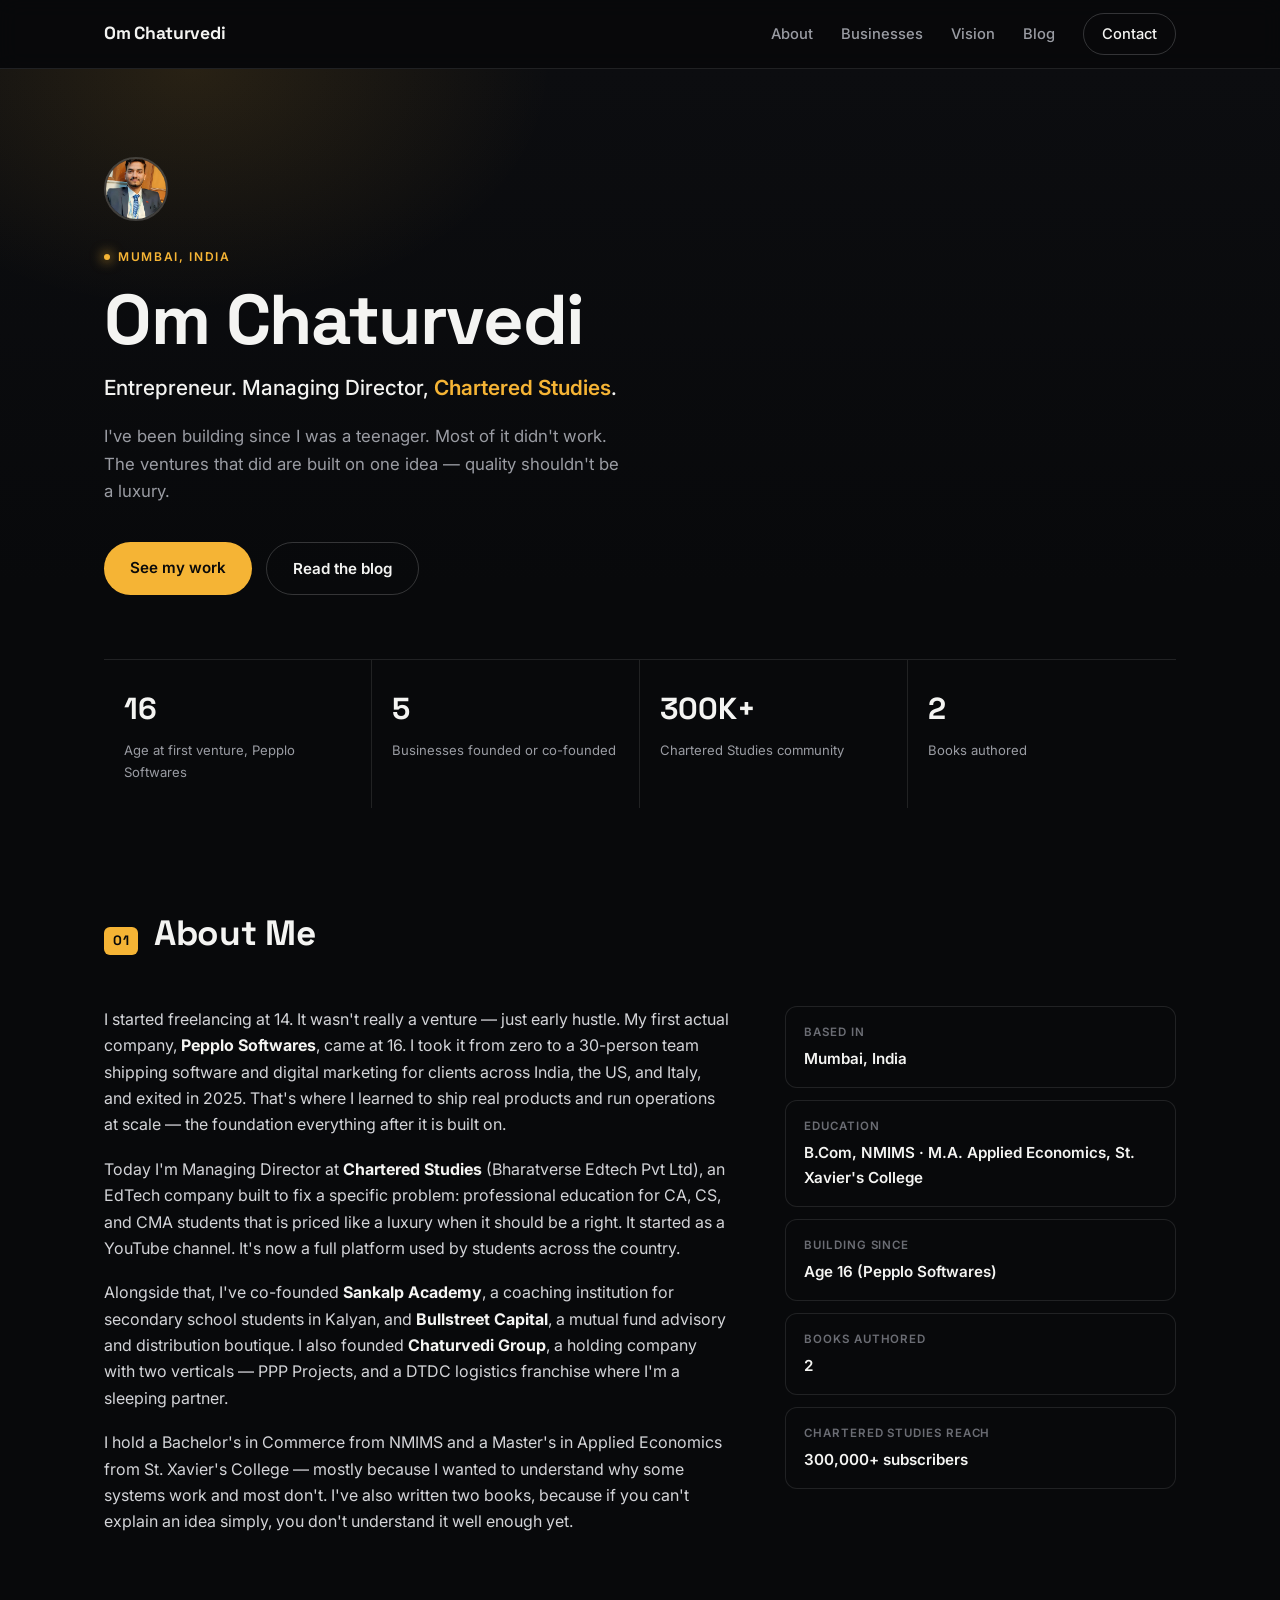
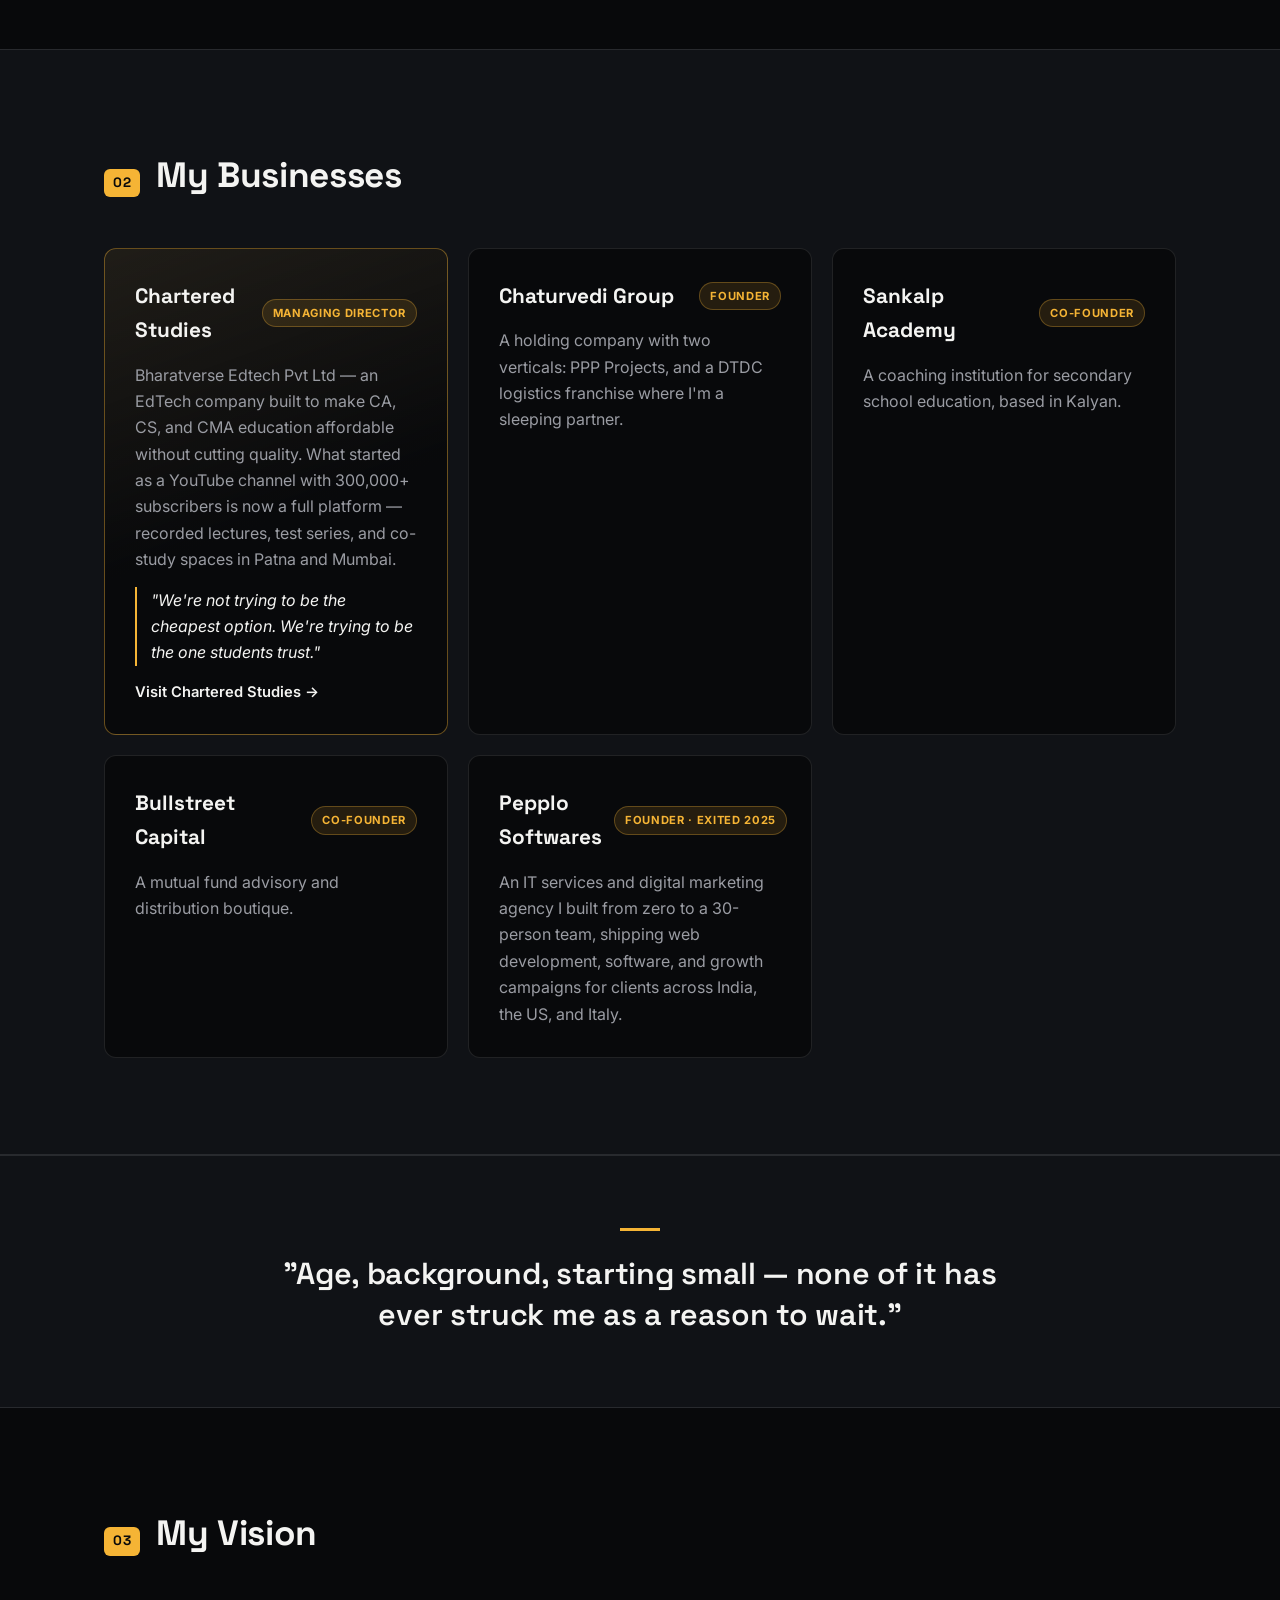
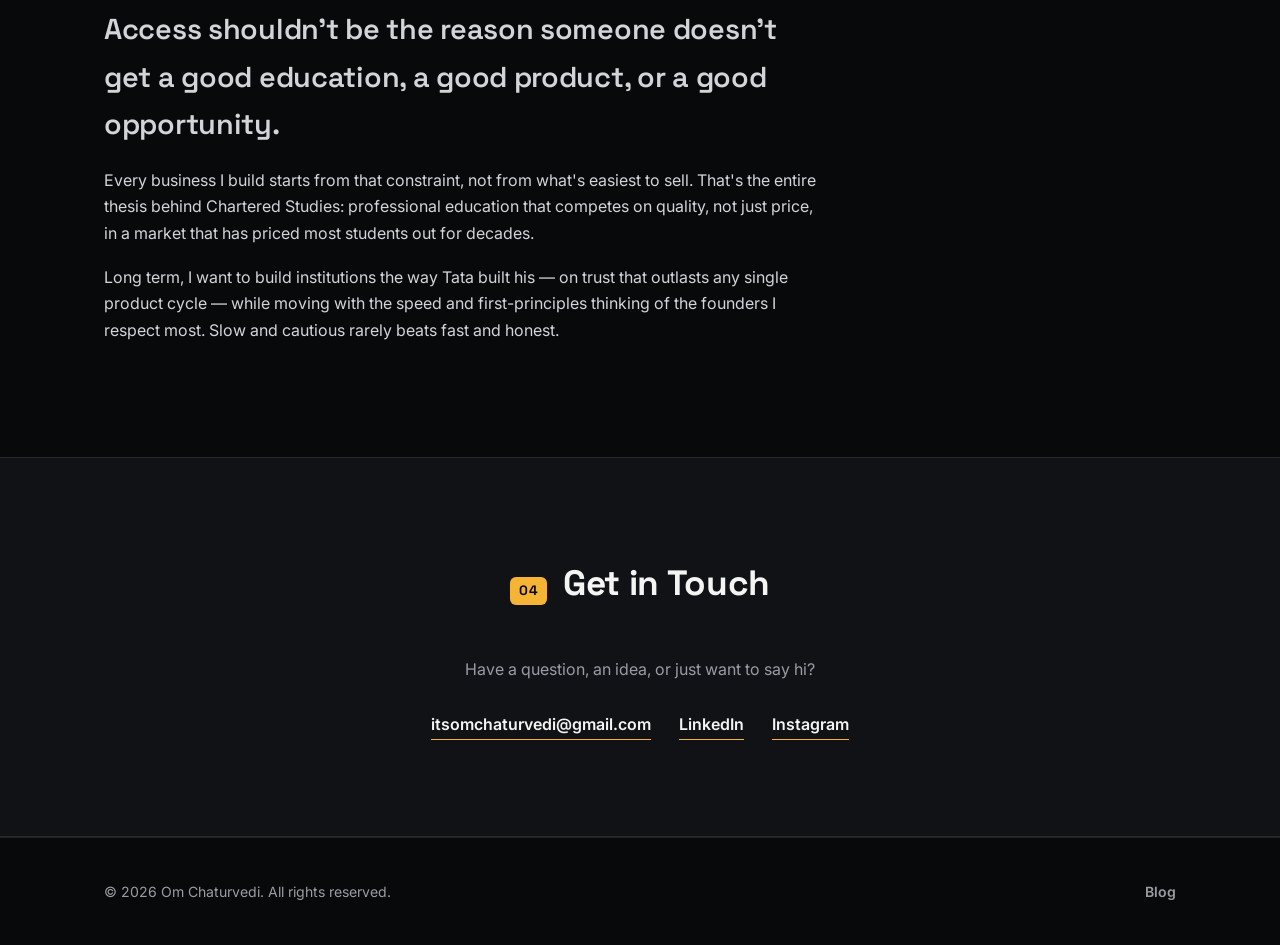
<file: index.html>
<!DOCTYPE html>
<html lang="en">
<head>
  <meta charset="UTF-8" />
  <meta name="viewport" content="width=device-width, initial-scale=1.0" />
  <title>Om Chaturvedi — Entrepreneur &amp; Builder</title>
  <meta name="description" content="Om Chaturvedi is a Mumbai-based entrepreneur — Managing Director at Chartered Studies, and founder/co-founder across EdTech, education, financial advisory, and logistics." />
  <meta property="og:title" content="Om Chaturvedi" />
  <meta property="og:description" content="Entrepreneur. Managing Director, Chartered Studies. Building across EdTech, education, financial advisory, and logistics." />
  <meta property="og:image" content="assets/img/om-portrait.jpg" />
  <link rel="icon" href="data:," />
  <link rel="preconnect" href="https://fonts.googleapis.com" />
  <link rel="preconnect" href="https://fonts.gstatic.com" crossorigin />
  <link href="https://fonts.googleapis.com/css2?family=Inter:wght@400;500;600;700;800;900&family=Space+Grotesk:wght@500;600;700&display=swap" rel="stylesheet" />
  <link rel="stylesheet" href="assets/css/style.css" />
</head>
<body>
  <header class="site-header">
    <div class="container header-inner">
      <a href="#top" class="logo">Om Chaturvedi</a>
      <button class="nav-toggle" id="navToggle" aria-label="Toggle navigation" aria-expanded="false">
        <span></span><span></span><span></span>
      </button>
      <nav class="nav" id="siteNav">
        <a href="#about">About</a>
        <a href="#businesses">Businesses</a>
        <a href="#vision">Vision</a>
        <a href="blog/index.html">Blog</a>
        <a href="#contact" class="nav-cta">Contact</a>
      </nav>
    </div>
  </header>

  <main id="top">
    <section class="hero">
      <div class="container hero-inner">
        <div class="hero-copy">
          <div class="hero-avatar">
            <img src="assets/img/om-portrait.jpg" alt="Om Chaturvedi" width="96" height="96" />
          </div>
          <p class="eyebrow">Mumbai, India</p>
          <h1>Om Chaturvedi</h1>
          <p class="hero-tagline">Entrepreneur. Managing Director, <strong>Chartered Studies</strong>.</p>
          <p class="hero-sub">
            I've been building since I was a teenager. Most of it didn't work. The ventures
            that did are built on one idea — quality shouldn't be a luxury.
          </p>
          <div class="hero-actions">
            <a href="#businesses" class="btn btn-primary">See my work</a>
            <a href="blog/index.html" class="btn btn-outline">Read the blog</a>
          </div>
        </div>
      </div>
      <div class="container">
        <div class="stat-strip">
          <div class="stat"><span class="stat-num">16</span><span class="stat-label">Age at first venture, Pepplo Softwares</span></div>
          <div class="stat"><span class="stat-num">5</span><span class="stat-label">Businesses founded or co-founded</span></div>
          <div class="stat"><span class="stat-num">300K+</span><span class="stat-label">Chartered Studies community</span></div>
          <div class="stat"><span class="stat-num">2</span><span class="stat-label">Books authored</span></div>
        </div>
      </div>
    </section>

    <section id="about" class="section">
      <div class="container">
        <h2 class="section-title"><span class="index">01</span> About Me</h2>
        <div class="about-grid">
          <div class="about-text">
            <p>
              I started freelancing at 14. It wasn't really a venture — just early hustle.
              My first actual company, <strong>Pepplo Softwares</strong>, came at 16. I took
              it from zero to a 30-person team shipping software and digital marketing for
              clients across India, the US, and Italy, and exited in 2025. That's where I
              learned to ship real products and run operations at scale — the foundation
              everything after it is built on.
            </p>
            <p>
              Today I'm Managing Director at <strong>Chartered Studies</strong> (Bharatverse
              Edtech Pvt Ltd), an EdTech company built to fix a specific problem: professional
              education for CA, CS, and CMA students that is priced like a luxury when it
              should be a right. It started as a YouTube channel. It's now a full platform
              used by students across the country.
            </p>
            <p>
              Alongside that, I've co-founded <strong>Sankalp Academy</strong>, a coaching
              institution for secondary school students in Kalyan, and <strong>Bullstreet
              Capital</strong>, a mutual fund advisory and distribution boutique. I also
              founded <strong>Chaturvedi Group</strong>, a holding company with two verticals
              — PPP Projects, and a DTDC logistics franchise where I'm a sleeping partner.
            </p>
            <p>
              I hold a Bachelor's in Commerce from NMIMS and a Master's in Applied Economics
              from St. Xavier's College — mostly because I wanted to understand why some
              systems work and most don't. I've also written two books, because if you can't
              explain an idea simply, you don't understand it well enough yet.
            </p>
          </div>
          <div class="about-facts">
            <div class="fact-card">
              <span class="fact-label">Based in</span>
              <span class="fact-value">Mumbai, India</span>
            </div>
            <div class="fact-card">
              <span class="fact-label">Education</span>
              <span class="fact-value">B.Com, NMIMS · M.A. Applied Economics, St. Xavier's College</span>
            </div>
            <div class="fact-card">
              <span class="fact-label">Building since</span>
              <span class="fact-value">Age 16 (Pepplo Softwares)</span>
            </div>
            <div class="fact-card">
              <span class="fact-label">Books authored</span>
              <span class="fact-value">2</span>
            </div>
            <div class="fact-card">
              <span class="fact-label">Chartered Studies reach</span>
              <span class="fact-value">300,000+ subscribers</span>
            </div>
          </div>
        </div>
      </div>
    </section>

    <section id="businesses" class="section section-alt">
      <div class="container">
        <h2 class="section-title"><span class="index">02</span> My Businesses</h2>
        <div class="business-grid">
          <article class="business-card featured">
            <div class="business-card-head">
              <h3>Chartered Studies</h3>
              <span class="tag">Managing Director</span>
            </div>
            <p>
              Bharatverse Edtech Pvt Ltd — an EdTech company built to make CA, CS, and CMA
              education affordable without cutting quality. What started as a YouTube channel
              with 300,000+ subscribers is now a full platform — recorded lectures, test
              series, and co-study spaces in Patna and Mumbai.
            </p>
            <p class="business-quote">"We're not trying to be the cheapest option. We're trying to be the one students trust."</p>
            <a href="https://www.charteredstudies.in" target="_blank" rel="noopener">Visit Chartered Studies →</a>
          </article>
          <article class="business-card">
            <div class="business-card-head">
              <h3>Chaturvedi Group</h3>
              <span class="tag">Founder</span>
            </div>
            <p>
              A holding company with two verticals: PPP Projects, and a DTDC logistics
              franchise where I'm a sleeping partner.
            </p>
          </article>
          <article class="business-card">
            <div class="business-card-head">
              <h3>Sankalp Academy</h3>
              <span class="tag">Co-founder</span>
            </div>
            <p>
              A coaching institution for secondary school education, based in Kalyan.
            </p>
          </article>
          <article class="business-card">
            <div class="business-card-head">
              <h3>Bullstreet Capital</h3>
              <span class="tag">Co-founder</span>
            </div>
            <p>
              A mutual fund advisory and distribution boutique.
            </p>
          </article>
          <article class="business-card">
            <div class="business-card-head">
              <h3>Pepplo Softwares</h3>
              <span class="tag">Founder · Exited 2025</span>
            </div>
            <p>
              An IT services and digital marketing agency I built from zero to a 30-person
              team, shipping web development, software, and growth campaigns for clients
              across India, the US, and Italy.
            </p>
          </article>
        </div>
      </div>
    </section>

    <section class="quote-banner">
      <div class="container">
        <blockquote>"Age, background, starting small — none of it has ever struck me as a reason to wait."</blockquote>
      </div>
    </section>

    <section id="vision" class="section">
      <div class="container">
        <h2 class="section-title"><span class="index">03</span> My Vision</h2>
        <div class="vision-content">
          <p class="vision-lead">
            Access shouldn't be the reason someone doesn't get a good education, a good
            product, or a good opportunity.
          </p>
          <p>
            Every business I build starts from that constraint, not from what's easiest to
            sell. That's the entire thesis behind Chartered Studies: professional education
            that competes on quality, not just price, in a market that has priced most
            students out for decades.
          </p>
          <p>
            Long term, I want to build institutions the way Tata built his — on trust that
            outlasts any single product cycle — while moving with the speed and first-principles
            thinking of the founders I respect most. Slow and cautious rarely beats fast and
            honest.
          </p>
        </div>
      </div>
    </section>

    <section id="contact" class="section section-alt contact-section">
      <div class="container">
        <h2 class="section-title"><span class="index">04</span> Get in Touch</h2>
        <p class="contact-lead">Have a question, an idea, or just want to say hi?</p>
        <div class="contact-links">
          <a href="mailto:itsomchaturvedi@gmail.com">itsomchaturvedi@gmail.com</a>
          <a href="https://in.linkedin.com/in/itsomchaturvedi" target="_blank" rel="noopener">LinkedIn</a>
          <a href="https://www.instagram.com/its.omchaturvedi/" target="_blank" rel="noopener">Instagram</a>
        </div>
      </div>
    </section>
  </main>

  <footer class="site-footer">
    <div class="container footer-inner">
      <p>&copy; <span id="year"></span> Om Chaturvedi. All rights reserved.</p>
      <a href="blog/index.html">Blog</a>
    </div>
  </footer>

  <script src="assets/js/main.js"></script>
</body>
</html>
</file>
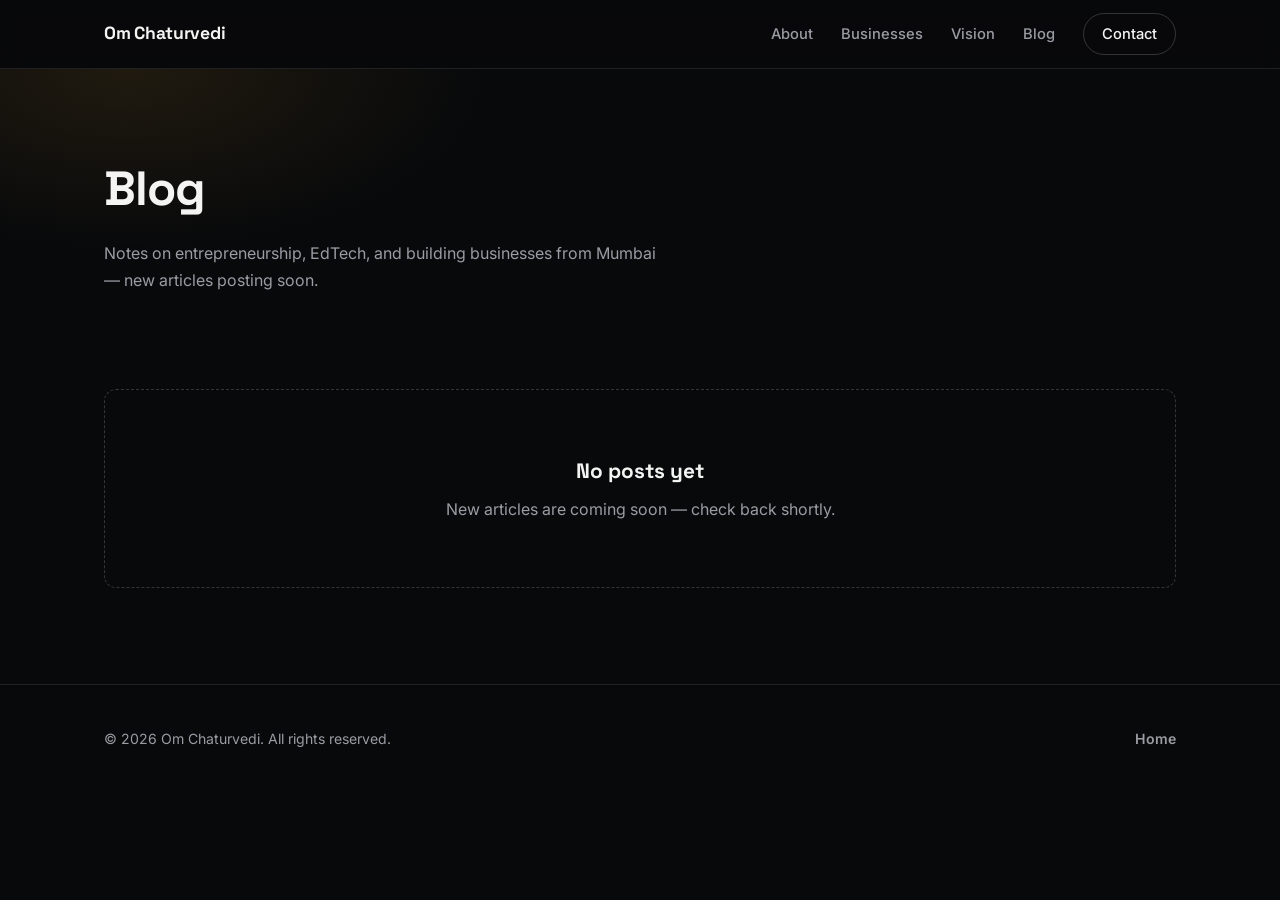
<file: blog/index.html>
<!DOCTYPE html>
<html lang="en">
<head>
  <meta charset="UTF-8" />
  <meta name="viewport" content="width=device-width, initial-scale=1.0" />
  <title>Blog — Om Chaturvedi</title>
  <meta name="description" content="Articles by Om Chaturvedi on entrepreneurship, EdTech, and building businesses." />
  <link rel="icon" href="data:," />
  <link rel="preconnect" href="https://fonts.googleapis.com" />
  <link rel="preconnect" href="https://fonts.gstatic.com" crossorigin />
  <link href="https://fonts.googleapis.com/css2?family=Inter:wght@400;500;600;700;800;900&family=Space+Grotesk:wght@500;600;700&display=swap" rel="stylesheet" />
  <link rel="stylesheet" href="../assets/css/style.css" />
</head>
<body>
  <header class="site-header">
    <div class="container header-inner">
      <a href="../index.html" class="logo">Om Chaturvedi</a>
      <button class="nav-toggle" id="navToggle" aria-label="Toggle navigation" aria-expanded="false">
        <span></span><span></span><span></span>
      </button>
      <nav class="nav" id="siteNav">
        <a href="../index.html#about">About</a>
        <a href="../index.html#businesses">Businesses</a>
        <a href="../index.html#vision">Vision</a>
        <a href="index.html">Blog</a>
        <a href="../index.html#contact" class="nav-cta">Contact</a>
      </nav>
    </div>
  </header>

  <main>
    <section class="blog-header">
      <div class="container">
        <h1>Blog</h1>
        <p>Notes on entrepreneurship, EdTech, and building businesses from Mumbai — new articles posting soon.</p>
      </div>
    </section>

    <section class="container">
      <div id="postList" class="blog-list"></div>
    </section>
  </main>

  <footer class="site-footer">
    <div class="container footer-inner">
      <p>&copy; <span id="year"></span> Om Chaturvedi. All rights reserved.</p>
      <a href="../index.html">Home</a>
    </div>
  </footer>

  <script src="../assets/js/posts.js"></script>
  <script src="../assets/js/main.js"></script>
  <script>
    const listEl = document.getElementById("postList");

    function formatDate(dateStr) {
      const d = new Date(dateStr + "T00:00:00");
      return d.toLocaleDateString("en-US", { year: "numeric", month: "long", day: "numeric" });
    }

    if (!posts || posts.length === 0) {
      listEl.innerHTML = `
        <div class="empty-state" style="grid-column: 1 / -1;">
          <strong>No posts yet</strong>
          New articles are coming soon — check back shortly.
        </div>
      `;
    } else {
      const sorted = [...posts].sort((a, b) => new Date(b.date) - new Date(a.date));
      listEl.innerHTML = sorted
        .map(
          (post) => `
        <a class="post-card" href="${post.url}">
          <span class="post-date">${formatDate(post.date)}</span>
          <h2 class="post-title">${post.title}</h2>
          <p class="post-excerpt">${post.excerpt}</p>
        </a>
      `
        )
        .join("");
    }
  </script>
</body>
</html>
</file>
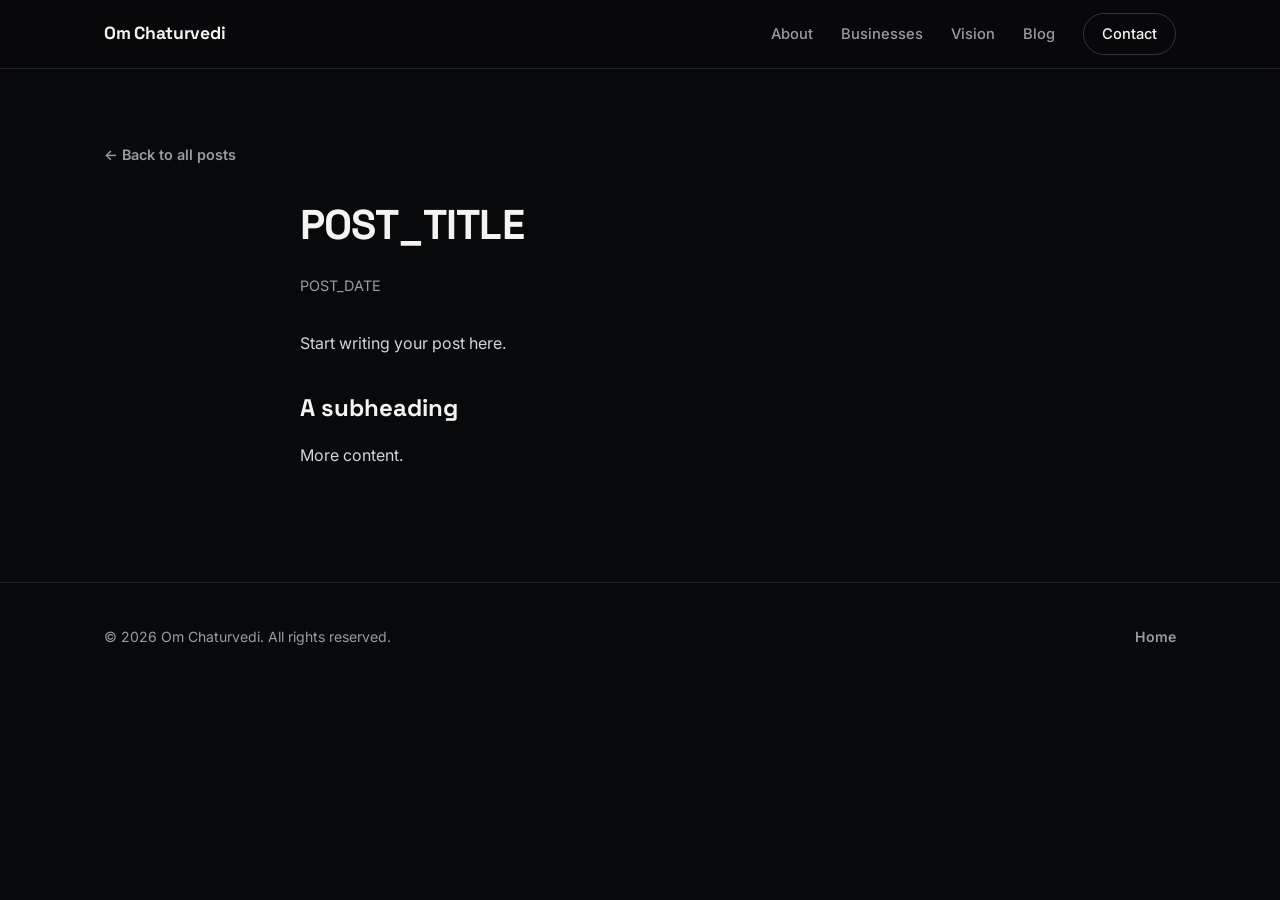
<file: blog/posts/_template.html>
<!--
  HOW TO USE THIS TEMPLATE
  1. Copy this file into blog/posts/ and rename it to a URL-friendly slug,
     e.g. blog/posts/why-i-started-chartered-studies.html
  2. Replace POST_TITLE, POST_DATE (YYYY-MM-DD), and the body content below.
  3. Add a matching entry to assets/js/posts.js so it shows up on the blog page:
       {
         title: "POST_TITLE",
         date: "POST_DATE",
         excerpt: "One or two sentences describing the post.",
         url: "posts/your-file-name.html",
       }
  4. Delete this comment block from your new file. Commit and push.
-->
<!DOCTYPE html>
<html lang="en">
<head>
  <meta charset="UTF-8" />
  <meta name="viewport" content="width=device-width, initial-scale=1.0" />
  <title>POST_TITLE — Om Chaturvedi</title>
  <meta name="description" content="A short description of this post." />
  <link rel="icon" href="data:," />
  <link rel="preconnect" href="https://fonts.googleapis.com" />
  <link rel="preconnect" href="https://fonts.gstatic.com" crossorigin />
  <link href="https://fonts.googleapis.com/css2?family=Inter:wght@400;500;600;700;800;900&family=Space+Grotesk:wght@500;600;700&display=swap" rel="stylesheet" />
  <link rel="stylesheet" href="../../assets/css/style.css" />
</head>
<body>
  <header class="site-header">
    <div class="container header-inner">
      <a href="../../index.html" class="logo">Om Chaturvedi</a>
      <button class="nav-toggle" id="navToggle" aria-label="Toggle navigation" aria-expanded="false">
        <span></span><span></span><span></span>
      </button>
      <nav class="nav" id="siteNav">
        <a href="../../index.html#about">About</a>
        <a href="../../index.html#businesses">Businesses</a>
        <a href="../../index.html#vision">Vision</a>
        <a href="../index.html">Blog</a>
        <a href="../../index.html#contact" class="nav-cta">Contact</a>
      </nav>
    </div>
  </header>

  <main class="post-page">
    <div class="container">
      <a class="back-link" href="../index.html">&larr; Back to all posts</a>
      <article>
        <h1>POST_TITLE</h1>
        <p class="post-meta">POST_DATE</p>
        <div class="post-body">
          <p>Start writing your post here.</p>
          <h2>A subheading</h2>
          <p>More content.</p>
        </div>
      </article>
    </div>
  </main>

  <footer class="site-footer">
    <div class="container footer-inner">
      <p>&copy; <span id="year"></span> Om Chaturvedi. All rights reserved.</p>
      <a href="../../index.html">Home</a>
    </div>
  </footer>

  <script src="../../assets/js/main.js"></script>
</body>
</html>
</file>
<file: assets/css/style.css>
:root {
  --bg: #08090b;
  --bg-raised: #101216;
  --bg-raised-2: #16181d;
  --ink: #f4f4f2;
  --muted: #9a9ca3;
  --muted-2: #6b6d74;
  --accent: #f5b435;
  --accent-ink: #0a0a0a;
  --border: rgba(255, 255, 255, 0.1);
  --border-strong: rgba(255, 255, 255, 0.18);
  --radius: 12px;
  --max-width: 1120px;
  --font-body: "Inter", -apple-system, BlinkMacSystemFont, "Segoe UI", sans-serif;
  --font-display: "Space Grotesk", "Inter", sans-serif;
}

* {
  box-sizing: border-box;
}

html {
  scroll-behavior: smooth;
}

body {
  margin: 0;
  font-family: var(--font-body);
  color: var(--ink);
  background: var(--bg);
  line-height: 1.65;
  -webkit-font-smoothing: antialiased;
}

img {
  max-width: 100%;
  display: block;
}

a {
  color: inherit;
}

.container {
  max-width: var(--max-width);
  margin: 0 auto;
  padding: 0 24px;
}

/* Header */
.site-header {
  position: sticky;
  top: 0;
  z-index: 50;
  background: rgba(8, 9, 11, 0.75);
  backdrop-filter: blur(10px);
  border-bottom: 1px solid var(--border);
}

.header-inner {
  display: flex;
  align-items: center;
  justify-content: space-between;
  height: 68px;
}

.logo {
  font-family: var(--font-display);
  font-weight: 700;
  font-size: 1.1rem;
  text-decoration: none;
  color: var(--ink);
  letter-spacing: -0.01em;
}

.nav {
  display: flex;
  align-items: center;
  gap: 28px;
}

.nav a {
  text-decoration: none;
  font-size: 0.92rem;
  font-weight: 500;
  color: var(--muted);
  transition: color 0.15s ease;
}

.nav a:hover {
  color: var(--ink);
}

.nav-cta {
  padding: 8px 18px;
  border: 1px solid var(--border-strong);
  border-radius: 999px;
  color: var(--ink) !important;
}

.nav-cta:hover {
  background: var(--accent);
  border-color: var(--accent);
  color: var(--accent-ink) !important;
}

.nav-toggle {
  display: none;
  flex-direction: column;
  gap: 5px;
  background: none;
  border: none;
  cursor: pointer;
  padding: 8px;
}

.nav-toggle span {
  width: 22px;
  height: 2px;
  background: var(--ink);
  display: block;
}

/* Hero */
.hero {
  position: relative;
  padding: 88px 0 0;
  overflow: hidden;
}

.hero::before {
  content: "";
  position: absolute;
  inset: 0;
  background:
    radial-gradient(600px 400px at 15% 0%, rgba(245, 180, 53, 0.12), transparent 60%),
    linear-gradient(180deg, #0c0d10 0%, var(--bg) 70%);
  pointer-events: none;
  z-index: 0;
}

.hero-inner {
  position: relative;
  z-index: 1;
  padding-bottom: 64px;
}

.hero-copy {
  max-width: 560px;
}

.hero-avatar {
  margin-bottom: 20px;
}

.hero-avatar img {
  width: 64px;
  height: 64px;
  border-radius: 50%;
  object-fit: cover;
  border: 2px solid var(--border-strong);
}

.eyebrow {
  display: inline-flex;
  align-items: center;
  gap: 8px;
  text-transform: uppercase;
  letter-spacing: 0.14em;
  font-size: 0.75rem;
  font-weight: 600;
  color: var(--accent);
  margin: 0 0 18px;
}

.eyebrow::before {
  content: "";
  width: 6px;
  height: 6px;
  border-radius: 50%;
  background: var(--accent);
  box-shadow: 0 0 12px 2px rgba(245, 180, 53, 0.6);
}

.hero h1 {
  font-family: var(--font-display);
  font-size: clamp(2.8rem, 7vw, 4.4rem);
  font-weight: 700;
  margin: 0 0 14px;
  color: var(--ink);
  line-height: 1.02;
  letter-spacing: -0.02em;
}

.hero-tagline {
  font-size: 1.3rem;
  font-weight: 500;
  color: var(--ink);
  margin: 0 0 18px;
}

.hero-tagline strong {
  color: var(--accent);
  font-weight: 600;
}

.hero-sub {
  font-size: 1.05rem;
  color: var(--muted);
  max-width: 520px;
  margin: 0 0 36px;
}

.hero-actions {
  display: flex;
  gap: 14px;
  flex-wrap: wrap;
}

.btn {
  display: inline-block;
  padding: 13px 26px;
  border-radius: 999px;
  text-decoration: none;
  font-weight: 600;
  font-size: 0.95rem;
  transition: transform 0.15s ease, background 0.15s ease, color 0.15s ease, border-color 0.15s ease;
}

.btn-primary {
  background: var(--accent);
  color: var(--accent-ink);
}

.btn-primary:hover {
  transform: translateY(-2px);
  box-shadow: 0 12px 24px -8px rgba(245, 180, 53, 0.5);
}

.btn-outline {
  border: 1px solid var(--border-strong);
  color: var(--ink);
}

.btn-outline:hover {
  border-color: var(--ink);
  transform: translateY(-2px);
}

/* Stat strip */
.stat-strip {
  position: relative;
  z-index: 1;
  display: grid;
  grid-template-columns: repeat(4, 1fr);
  border-top: 1px solid var(--border);
}

.stat {
  padding: 24px 20px;
  border-right: 1px solid var(--border);
  display: flex;
  flex-direction: column;
  gap: 6px;
}

.stat:last-child {
  border-right: none;
}

.stat-num {
  font-family: var(--font-display);
  font-size: clamp(1.4rem, 2.4vw, 1.9rem);
  font-weight: 700;
  color: var(--ink);
}

.stat-label {
  font-size: 0.82rem;
  color: var(--muted);
}

/* Sections */
.section {
  padding: 96px 0;
  position: relative;
}

.section-alt {
  background: var(--bg-raised);
  border-top: 1px solid var(--border);
  border-bottom: 1px solid var(--border);
}

.section-title {
  font-family: var(--font-display);
  font-size: clamp(1.7rem, 3vw, 2.2rem);
  font-weight: 700;
  color: var(--ink);
  margin: 0 0 44px;
  display: flex;
  align-items: baseline;
  gap: 16px;
  letter-spacing: -0.01em;
}

.section-title .index {
  font-family: var(--font-display);
  font-size: 0.85rem;
  font-weight: 700;
  color: var(--accent-ink);
  background: var(--accent);
  letter-spacing: 0.04em;
  padding: 3px 9px;
  border-radius: 6px;
}

/* About */
.about-grid {
  display: grid;
  grid-template-columns: 1.6fr 1fr;
  gap: 56px;
}

.about-text p {
  margin: 0 0 18px;
  color: #d3d4d8;
}

.about-text strong {
  color: var(--ink);
}

.about-facts {
  display: flex;
  flex-direction: column;
  gap: 12px;
}

.fact-card {
  background: var(--bg);
  border: 1px solid var(--border);
  border-radius: var(--radius);
  padding: 16px 18px;
  display: flex;
  flex-direction: column;
  gap: 4px;
}

.fact-label {
  font-size: 0.72rem;
  text-transform: uppercase;
  letter-spacing: 0.08em;
  color: var(--muted-2);
  font-weight: 600;
}

.fact-value {
  font-size: 0.95rem;
  color: var(--ink);
  font-weight: 600;
}

/* Businesses */
.business-grid {
  display: grid;
  grid-template-columns: repeat(auto-fit, minmax(300px, 1fr));
  gap: 20px;
}

.business-card {
  background: var(--bg);
  border: 1px solid var(--border);
  border-radius: var(--radius);
  padding: 30px;
  display: flex;
  flex-direction: column;
  gap: 14px;
  transition: border-color 0.2s ease, transform 0.2s ease;
}

.business-card:hover {
  border-color: var(--border-strong);
  transform: translateY(-3px);
}

.business-card.featured {
  border-color: rgba(245, 180, 53, 0.4);
  background: linear-gradient(160deg, rgba(245, 180, 53, 0.07), var(--bg) 55%);
}

.business-card-head {
  display: flex;
  align-items: center;
  justify-content: space-between;
  gap: 12px;
}

.business-card-head h3 {
  font-family: var(--font-display);
  font-size: 1.3rem;
  font-weight: 700;
  margin: 0;
  color: var(--ink);
}

.tag {
  font-size: 0.7rem;
  font-weight: 700;
  text-transform: uppercase;
  letter-spacing: 0.06em;
  color: var(--accent);
  background: rgba(245, 180, 53, 0.12);
  border: 1px solid rgba(245, 180, 53, 0.3);
  padding: 4px 10px;
  border-radius: 999px;
  white-space: nowrap;
}

.business-card p {
  margin: 0;
  color: var(--muted);
}

.business-quote {
  font-style: italic;
  color: var(--ink) !important;
  border-left: 2px solid var(--accent);
  padding-left: 14px;
}

.business-card a {
  margin-top: auto;
  text-decoration: none;
  font-weight: 600;
  color: var(--ink);
  font-size: 0.92rem;
}

.business-card a:hover {
  color: var(--accent);
}

/* Quote banner */
.quote-banner {
  padding: 72px 0;
  background: var(--bg-raised);
  border-top: 1px solid var(--border);
  border-bottom: 1px solid var(--border);
  text-align: center;
}

.quote-banner blockquote {
  max-width: 760px;
  margin: 0 auto;
  font-family: var(--font-display);
  font-size: clamp(1.3rem, 3.2vw, 1.9rem);
  font-weight: 600;
  color: var(--ink);
  line-height: 1.35;
  letter-spacing: -0.01em;
}

.quote-banner blockquote::before {
  content: "";
  display: block;
  width: 40px;
  height: 3px;
  background: var(--accent);
  margin: 0 auto 22px;
}

/* Vision */
.vision-content {
  max-width: 720px;
}

.vision-lead {
  font-family: var(--font-display);
  font-size: clamp(1.4rem, 3vw, 1.8rem);
  font-weight: 600;
  color: var(--ink);
  margin: 0 0 26px;
  letter-spacing: -0.01em;
}

.vision-content p {
  color: #d3d4d8;
  margin: 0 0 18px;
}

/* Contact */
.contact-section {
  text-align: center;
}

.contact-section .section-title {
  justify-content: center;
}

.contact-lead {
  color: var(--muted);
  margin: 0 0 28px;
}

.contact-links {
  display: flex;
  justify-content: center;
  gap: 28px;
  flex-wrap: wrap;
  font-weight: 600;
}

.contact-links a {
  text-decoration: none;
  color: var(--ink);
  border-bottom: 1px solid var(--accent);
  padding-bottom: 2px;
}

.contact-links a:hover {
  color: var(--accent);
}

/* Footer */
.site-footer {
  border-top: 1px solid var(--border);
  padding: 28px 0;
}

.footer-inner {
  display: flex;
  justify-content: space-between;
  align-items: center;
  color: var(--muted);
  font-size: 0.88rem;
}

.footer-inner a {
  text-decoration: none;
  color: var(--muted);
  font-weight: 600;
}

.footer-inner a:hover {
  color: var(--accent);
}

/* Blog */
.blog-header {
  padding: 80px 0 40px;
  position: relative;
}

.blog-header::before {
  content: "";
  position: absolute;
  inset: 0;
  background: radial-gradient(600px 300px at 10% 0%, rgba(245, 180, 53, 0.1), transparent 60%);
  pointer-events: none;
}

.blog-header h1 {
  position: relative;
  font-family: var(--font-display);
  font-size: clamp(2.2rem, 5vw, 3rem);
  font-weight: 700;
  color: var(--ink);
  margin: 0 0 12px;
  letter-spacing: -0.02em;
}

.blog-header p {
  position: relative;
  color: var(--muted);
  max-width: 560px;
  margin: 0;
}

.blog-list {
  display: grid;
  grid-template-columns: repeat(auto-fit, minmax(280px, 1fr));
  gap: 20px;
  padding: 56px 0 96px;
}

.post-card {
  background: var(--bg-raised);
  border: 1px solid var(--border);
  border-radius: var(--radius);
  padding: 26px;
  text-decoration: none;
  display: flex;
  flex-direction: column;
  gap: 10px;
  transition: border-color 0.15s ease, transform 0.15s ease;
}

.post-card:hover {
  border-color: var(--accent);
  transform: translateY(-3px);
}

.post-date {
  font-size: 0.78rem;
  text-transform: uppercase;
  letter-spacing: 0.08em;
  color: var(--accent);
  font-weight: 700;
}

.post-title {
  font-family: var(--font-display);
  font-size: 1.2rem;
  font-weight: 700;
  color: var(--ink);
  margin: 0;
}

.post-excerpt {
  color: var(--muted);
  font-size: 0.92rem;
  margin: 0;
}

.empty-state {
  text-align: center;
  padding: 64px 24px;
  border: 1px dashed var(--border-strong);
  border-radius: var(--radius);
  color: var(--muted);
}

.empty-state strong {
  display: block;
  color: var(--ink);
  font-family: var(--font-display);
  font-size: 1.3rem;
  margin-bottom: 8px;
}

/* Single post */
.post-page {
  padding: 72px 0 96px;
}

.post-page .back-link {
  display: inline-block;
  margin-bottom: 24px;
  text-decoration: none;
  font-weight: 600;
  color: var(--muted);
  font-size: 0.9rem;
}

.post-page .back-link:hover {
  color: var(--accent);
}

.post-page article {
  max-width: 680px;
  margin: 0 auto;
}

.post-page h1 {
  font-family: var(--font-display);
  font-size: clamp(1.8rem, 4vw, 2.6rem);
  font-weight: 700;
  color: var(--ink);
  margin: 0 0 12px;
  letter-spacing: -0.02em;
}

.post-page .post-meta {
  color: var(--muted);
  font-size: 0.9rem;
  margin-bottom: 32px;
}

.post-page .post-body p {
  margin: 0 0 18px;
  color: #d3d4d8;
}

.post-page .post-body h2 {
  font-family: var(--font-display);
  color: var(--ink);
  margin: 32px 0 14px;
}

/* Responsive */
@media (max-width: 820px) {
  .about-grid {
    grid-template-columns: 1fr;
  }

  .stat-strip {
    grid-template-columns: repeat(2, 1fr);
  }

  .stat:nth-child(2) {
    border-right: none;
  }

  .stat:nth-child(3),
  .stat:nth-child(4) {
    border-top: 1px solid var(--border);
  }
}

@media (max-width: 700px) {
  .nav-toggle {
    display: flex;
  }

  .nav {
    position: absolute;
    top: 68px;
    left: 0;
    right: 0;
    background: var(--bg);
    border-bottom: 1px solid var(--border);
    flex-direction: column;
    align-items: flex-start;
    gap: 0;
    padding: 8px 24px 20px;
    display: none;
  }

  .nav.open {
    display: flex;
  }

  .nav a {
    width: 100%;
    padding: 12px 0;
    border-bottom: 1px solid var(--border);
  }

  .nav-cta {
    border: none;
    padding: 12px 0;
  }

  .hero-inner {
    text-align: center;
  }

  .hero-copy {
    max-width: none;
    margin: 0 auto;
  }

  .hero-avatar {
    display: flex;
    justify-content: center;
  }

  .hero-actions {
    justify-content: center;
  }

  .footer-inner {
    flex-direction: column;
    gap: 10px;
    text-align: center;
  }
}
</file>
